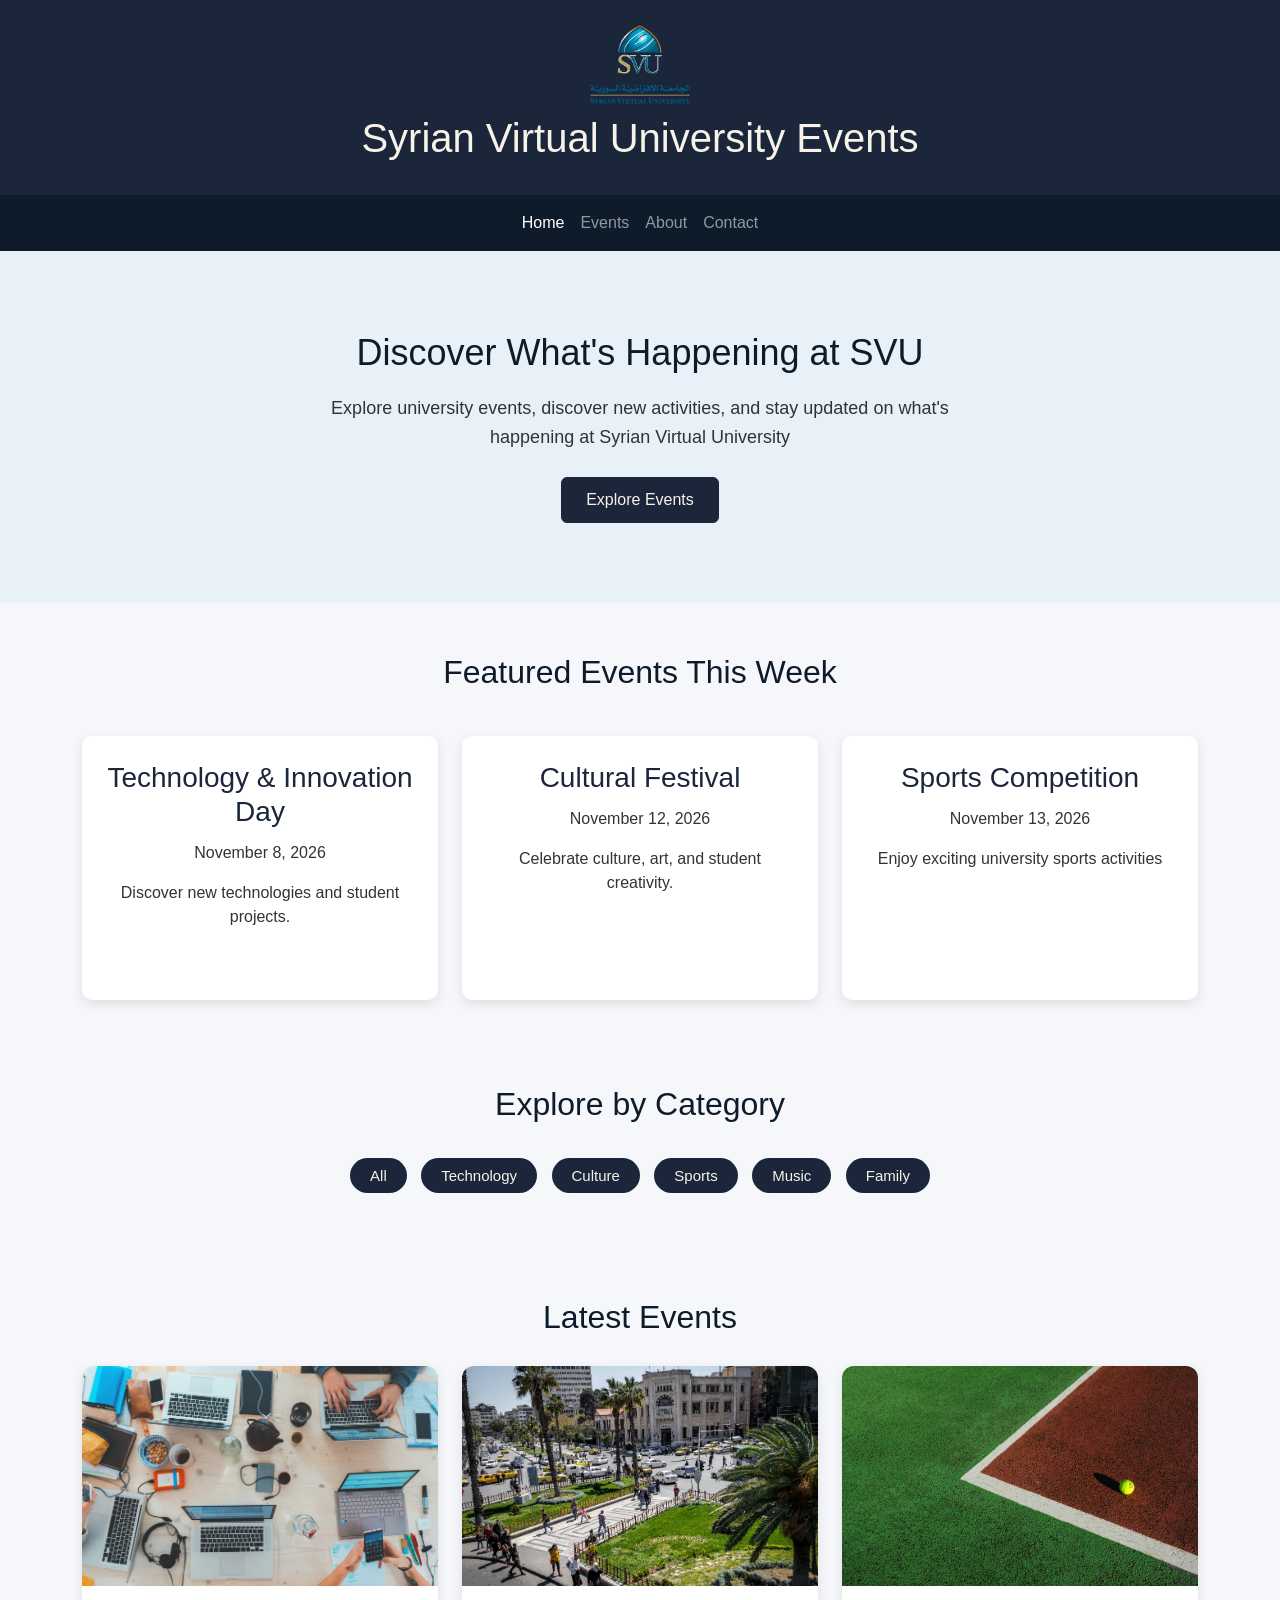
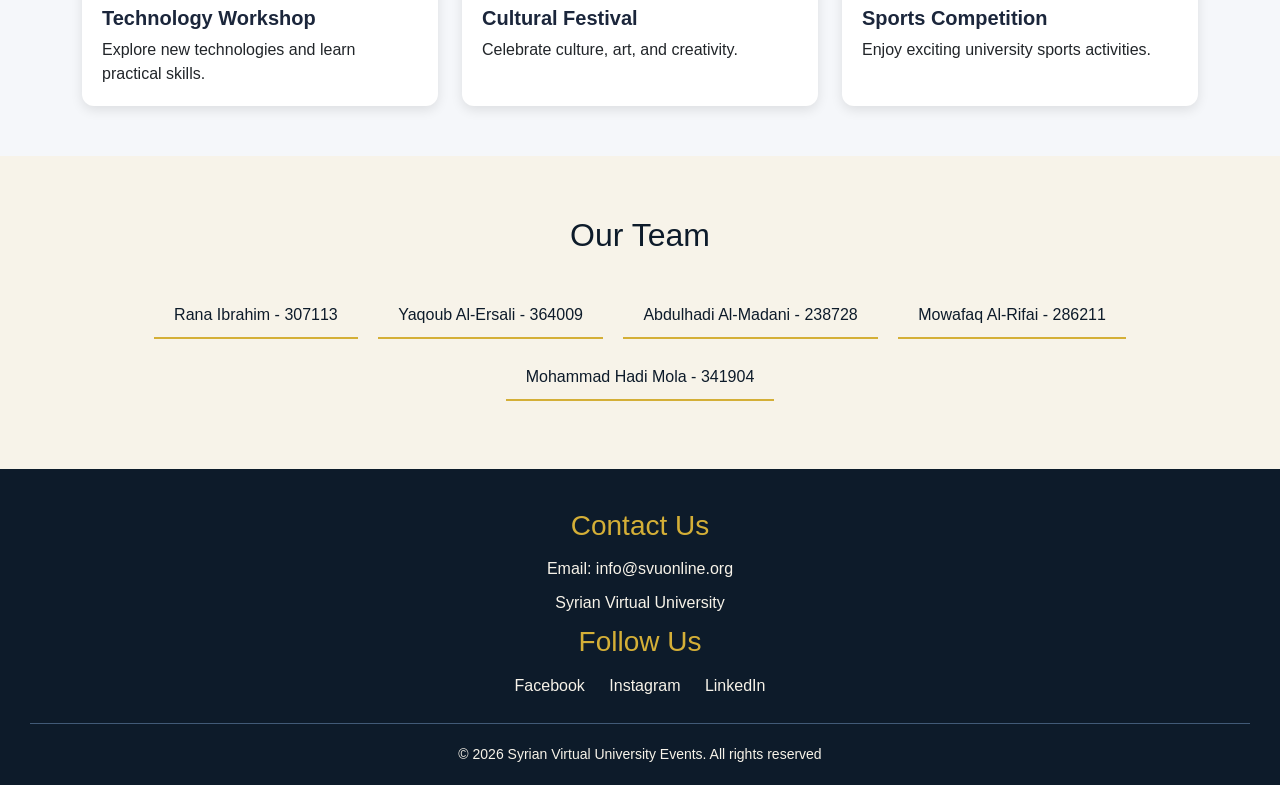
<file: index.html>
<!DOCTYPE html>
<html lang="en">
    <head>
        <meta charset="utf-8">
        <meta name="viewport" content="width=device-width, initial-scale=1">
        <link href="https://cdn.jsdelivr.net/npm/bootstrap@5.3.8/dist/css/bootstrap.min.css" rel="stylesheet" integrity="sha384-sRIl4kxILFvY47J16cr9ZwB07vP4J8+LH7qKQnuqkuIAvNWLzeN8tE5YBujZqJLB" crossorigin="anonymous">
        <link rel="stylesheet" href="assets/css/styles.css">
        <title>University Events</title>
    </head>

    <body>
        <header>
            <img src="assets/img/svu-logo.png" alt="Syrian Virtual University Logo">
            <h1>Syrian Virtual University Events</h1>
        </header>

        <nav class="navbar navbar-expand-md" data-bs-theme="dark">
            <div class="container">
                <button class="navbar-toggler" type="button" data-bs-toggle="collapse" data-bs-target="#mainNav" aria-controls="mainNav" aria-expanded="false" aria-label="Toggle navigation">
                    <span class="navbar-toggler-icon"></span>
                </button>
                <div class="collapse navbar-collapse" id="mainNav">
                    <ul class="navbar-nav">
                        <li class="nav-item"><a class="nav-link active" aria-current="page" href="index.html">Home</a></li>
                        <li class="nav-item"><a class="nav-link" href="events.html">Events</a></li>
                        <li class="nav-item"><a class="nav-link" href="about.html">About</a></li>
                        <li class="nav-item"><a class="nav-link" href="contact.html">Contact</a></li>
                    </ul>
                </div>
            </div>
        </nav>

        <main>
            <section class="hero">
                <h2>Discover What's Happening at SVU</h2>
                <p>Explore university events, discover new activities,
                     and stay updated on what's happening at Syrian Virtual University 
                </p>
                <a href="events.html" class="btn btn-primary">Explore Events</a>
            </section>

            <section class="featured-events">
                <h2>Featured Events This Week</h2>

                <div class="container">
                    <div class="row g-4">
                        <div class="col-md-4">
                            <article>
                                <h3>Technology & Innovation Day</h3>
                                <p>November 8, 2026</p>
                                <p>Discover new technologies and student projects.</p>
                            </article>
                        </div>

                        <div class="col-md-4">
                            <article>
                                <h3>Cultural Festival</h3>
                                <p>November 12, 2026</p>
                                <p>Celebrate culture, art, and student creativity.</p>
                            </article>
                        </div>

                        <div class="col-md-4">
                           <article>
                                <h3>Sports Competition</h3>
                                <p>November 13, 2026</p>
                                <p>Enjoy exciting university sports activities</p>
                            </article>
                
                        </div>
                    </div>
                </div>

          
            </section>

            <section class="categories">
                <h2>Explore by Category</h2>
                <span class="badge category-badge" data-filter="all">All</span>
                <span class="badge category-badge" data-filter="technology">Technology</span>
                <span class="badge category-badge" data-filter="culture">Culture</span>
                <span class="badge category-badge" data-filter="sports">Sports</span>
                <span class="badge category-badge" data-filter="music">Music</span>
                <span class="badge category-badge" data-filter="family">Family</span>
            </section>

            <section class="latest-events">
                <h2>Latest Events</h2>
                
                <div class="container">
                    <div class="row gy-4 gx-4">

                        <div class="col-md-4" data-category="technology">
                            <div class="card">
                                <img src="assets/img/event1.jpg" class="card-img-top" alt="Technology event">
                                <div class="card-body">
                                    <h5 class="card-title">Technology Workshop</h5>
                                    <p class="card-text">Explore new technologies and learn practical skills.</p>
                                </div>
                            </div>
                        </div>

                        <div class="col-md-4" data-category="culture">
                            <div class="card">
                                <img src="assets/img/event2.jpg" class="card-img-top" alt="Cultural festival">
                                <div class="card-body">
                                    <h5 class="card-title">Cultural Festival</h5>
                                    <p class="card-text">Celebrate culture, art, and creativity.</p>
                                </div>
                            </div>
                        </div>

                        <div class="col-md-4" data-category="sports">
                            <div class="card">
                                <img src="assets/img/event3.jpg" class="card-img-top" alt="Sports event">
                                <div class="card-body">
                                    <h5 class="card-title">Sports Competition</h5>
                                    <p class="card-text">Enjoy exciting university sports activities.</p>
                                </div>
                            </div>
                        </div>
                    </div>
                </div>
             </div>
           </div>
            </section>
        </main>


        <section class="team">
            <h2>Our Team</h2>
            <p>Rana Ibrahim - 307113</p>
            <p>Yaqoub Al-Ersali - 364009</p>
            <p>Abdulhadi Al-Madani - 238728</p>
            <p>Mowafaq Al-Rifai - 286211</p>
            <p>Mohammad Hadi Mola - 341904</p>
        </section>

        <footer>
            <div>
                <h3>Contact Us</h3>
                <p>Email: info@svuonline.org</p>
                <p>Syrian Virtual University</p>
            </div>

            <div>
                <h3>Follow Us</h3>
                <a href="#">Facebook</a>
                <a href="#">Instagram</a>
                <a href="#">LinkedIn</a>
            </div>

            <p>&copy; 2026 Syrian Virtual University Events. All rights reserved</p>
            
        </footer>

        <script src="https://cdn.jsdelivr.net/npm/bootstrap@5.3.8/dist/js/bootstrap.bundle.min.js" integrity="sha384-FKyoEForCGlyvwx9Hj09JcYn3nv7wiPVlz7YYwJrWVcXK/BmnVDxM+D2scQbITxI" crossorigin="anonymous"></script>
        <script src="assets/js/main.js"></script>

    </body>

</html>
</file>
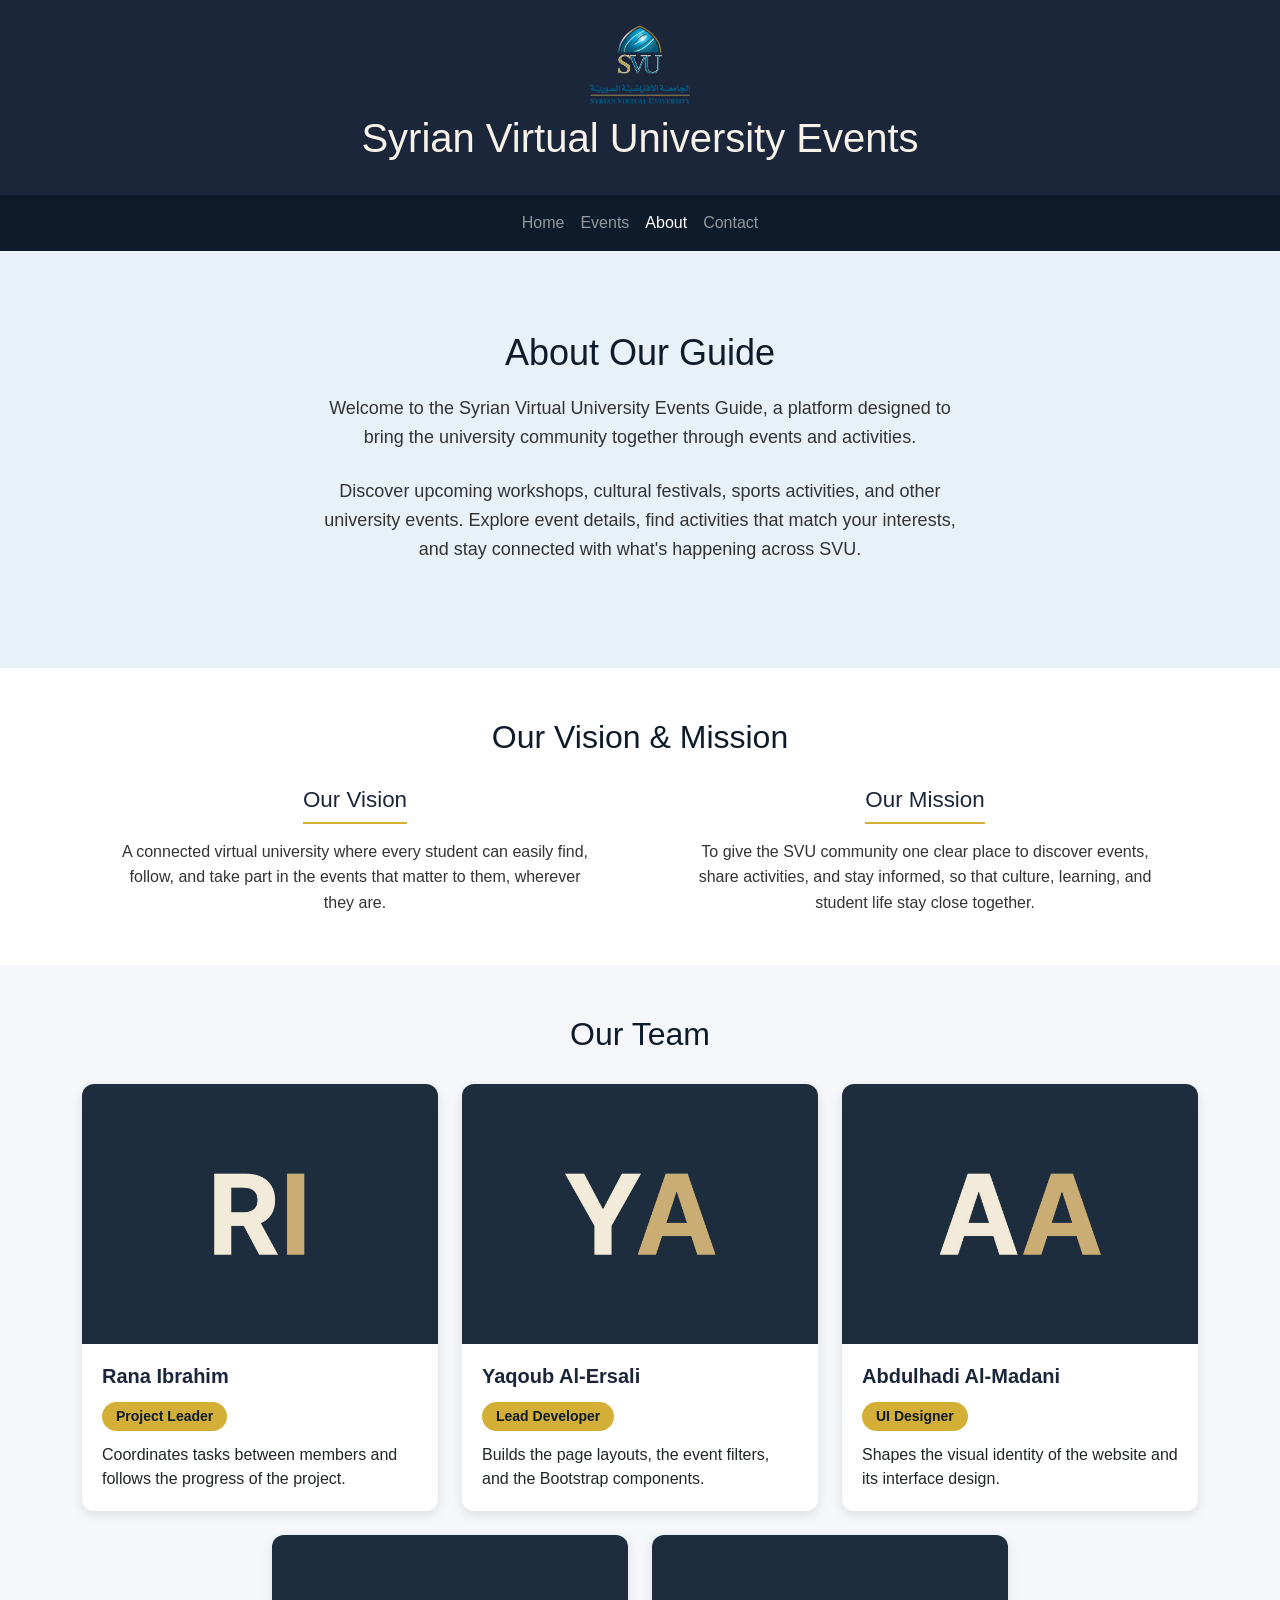
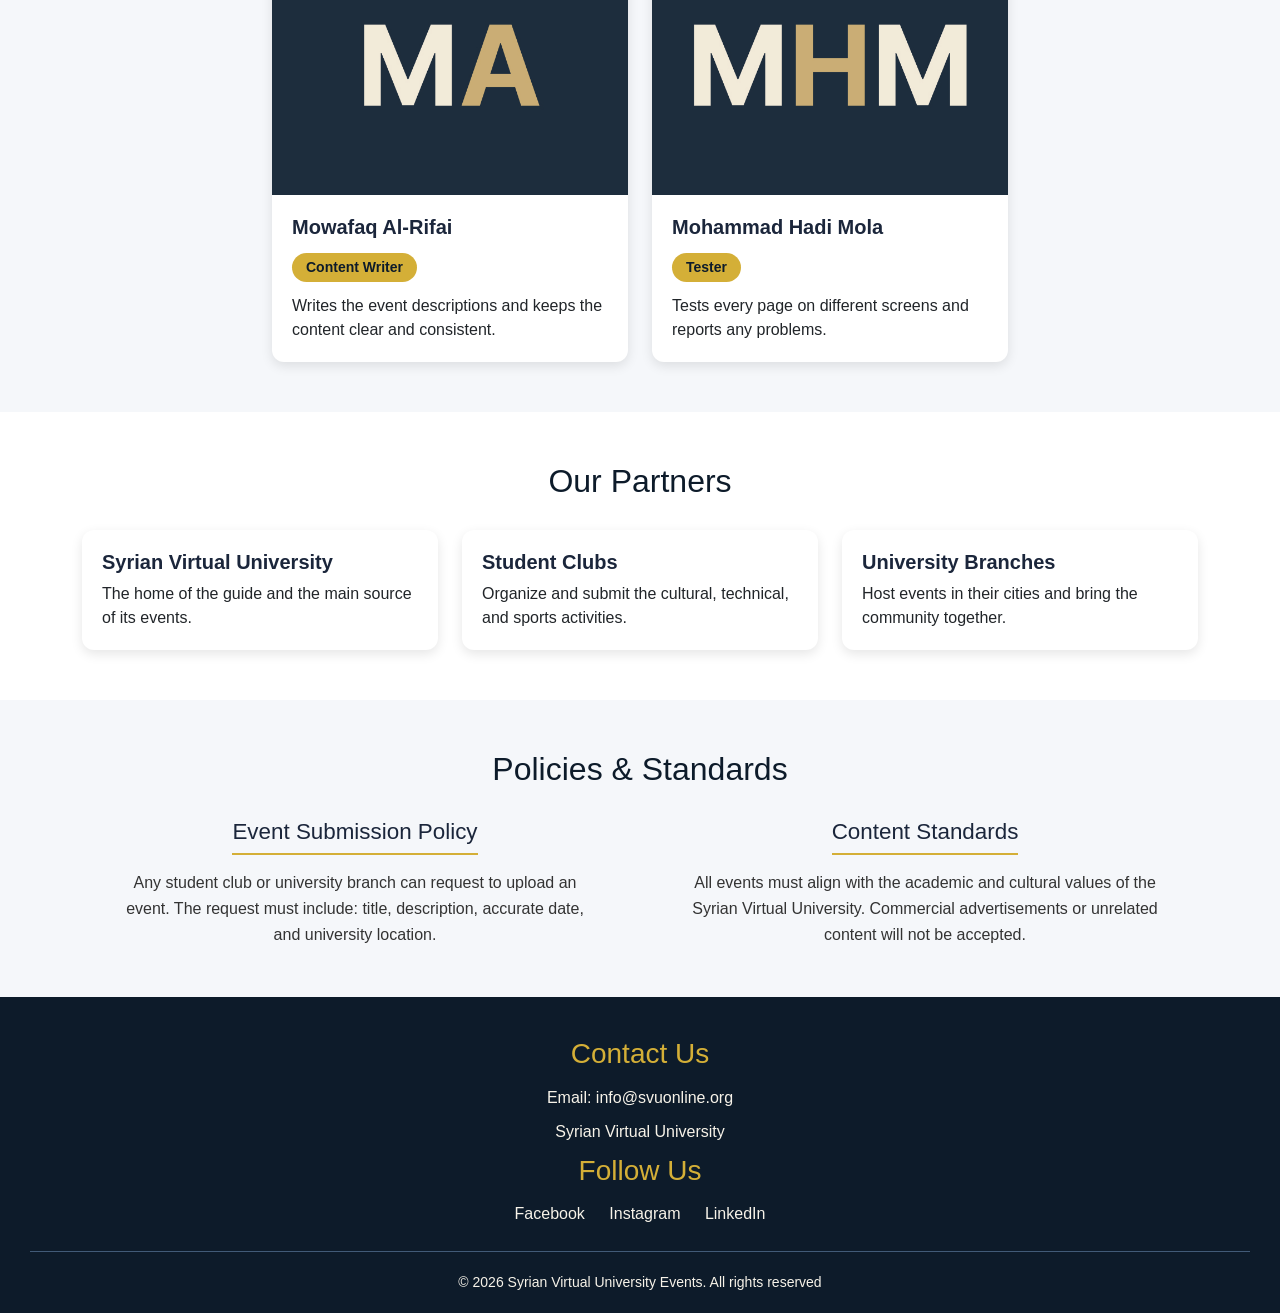
<file: about.html>
<!DOCTYPE html>
<html lang="en">
<head>
    <meta charset="UTF-8">
    <meta name="viewport" content="width=device-width, initial-scale=1.0">
    <title>About | SVU Events</title>
    <link href="https://cdn.jsdelivr.net/npm/bootstrap@5.3.8/dist/css/bootstrap.min.css" rel="stylesheet" integrity="sha384-sRIl4kxILFvY47J16cr9ZwB07vP4J8+LH7qKQnuqkuIAvNWLzeN8tE5YBujZqJLB" crossorigin="anonymous">
    <link rel="stylesheet" href="assets/css/styles.css">
</head>

<body>
    

    <header>
            <img src="assets/img/svu-logo.png" alt="Syrian Virtual University Logo">
            <h1>Syrian Virtual University Events</h1>
    </header>


    <nav class="navbar navbar-expand-md" data-bs-theme="dark">
        <div class="container">
            <button class="navbar-toggler" type="button" data-bs-toggle="collapse" data-bs-target="#mainNav" aria-controls="mainNav" aria-expanded="false" aria-label="Toggle navigation">
                <span class="navbar-toggler-icon"></span>
            </button>
            <div class="collapse navbar-collapse" id="mainNav">
                <ul class="navbar-nav">
                    <li class="nav-item"><a class="nav-link" href="index.html">Home</a></li>
                    <li class="nav-item"><a class="nav-link" href="events.html">Events</a></li>
                    <li class="nav-item"><a class="nav-link active" aria-current="page" href="about.html">About</a></li>
                    <li class="nav-item"><a class="nav-link" href="contact.html">Contact</a></li>
                </ul>
            </div>
        </div>
    </nav>

<main>

    <section class="hero">
        <h2>About Our Guide</h2>
        <p>Welcome to the Syrian Virtual University Events Guide, a platform designed to bring the university community together through events and activities.</p>
        <p>Discover upcoming workshops, cultural festivals, sports activities, and other university events. Explore event details, find activities that match your interests, and stay connected with what's happening across SVU.</p>
    </section>

        <section class="about-mission">
            <h2>Our Vision &amp; Mission</h2>
 
            <div class="container">
                <div class="row g-4">
                    <div class="col-md-6">
                        <h3>Our Vision</h3>
                        <p>A connected virtual university where every student can easily find, follow, and take part in the events that matter to them, wherever they are.</p>
                    </div>
 
                    <div class="col-md-6">
                        <h3>Our Mission</h3>
                        <p>To give the SVU community one clear place to discover events, share activities, and stay informed, so that culture, learning, and student life stay close together.</p>
                    </div>
                </div>
            </div>
        </section>
 
        <section class="about-team">
            <h2>Our Team</h2>
 
            <div class="container">
                <div class="row g-4">
 
                    <div class="col-lg-4 col-md-6">
                        <div class="card">
                            <div class="team-image">
                                <img src="assets/img/team1.jpg" class="team-photo" alt="Rana Ibrahim">
                            </div>
                            <div class="card-body">
                                <h3 class="card-title">Rana Ibrahim</h3>
                                <span class="role-badge">Project Leader</span>
                                <p class="card-text">Coordinates tasks between members and follows the progress of the project.</p>
                            </div>
                        </div>
                    </div>
 
                    <div class="col-lg-4 col-md-6">
                        <div class="card">
                            <div class="team-image">
                                <img src="assets/img/team2.jpg" class="team-photo" alt="Yaqoub Al-Ersali">
                            </div>
                            <div class="card-body">
                                <h3 class="card-title">Yaqoub Al-Ersali</h3>
                                <span class="role-badge">Lead Developer</span>
                                <p class="card-text">Builds the page layouts, the event filters, and the Bootstrap components.</p>
                            </div>
                        </div>
                    </div>
 
                    <div class="col-lg-4 col-md-6">
                        <div class="card">
                            <div class="team-image">
                                <img src="assets/img/team3.jpg" class="team-photo" alt="Abdulhadi Al-Madani">
                            </div>
                            <div class="card-body">
                                <h3 class="card-title">Abdulhadi Al-Madani</h3>
                                <span class="role-badge">UI Designer</span>
                                <p class="card-text">Shapes the visual identity of the website and its interface design.</p>
                            </div>
                        </div>
                    </div>
 
                    <div class="col-lg-4 col-md-6">
                        <div class="card">
                            <div class="team-image">
                                <img src="assets/img/team4.jpg" class="team-photo" alt="Mowafaq Al-Rifai">
                            </div>
                            <div class="card-body">
                                <h3 class="card-title">Mowafaq Al-Rifai</h3>
                                <span class="role-badge">Content Writer</span>
                                <p class="card-text">Writes the event descriptions and keeps the content clear and consistent.</p>
                            </div>
                        </div>
                    </div>
 
                    <div class="col-lg-4 col-md-6">
                        <div class="card">
                            <div class="team-image">
                                <img src="assets/img/team5.jpg" class="team-photo" alt="Mohammad Hadi Mola">
                            </div>
                            <div class="card-body">
                                <h3 class="card-title">Mohammad Hadi Mola</h3>
                                <span class="role-badge">Tester</span>
                                <p class="card-text">Tests every page on different screens and reports any problems.</p>
                            </div>
                        </div>
                    </div>
 
                </div>
            </div>
        </section>
 
        <section class="about-partners">
            <h2>Our Partners</h2>
 
            <div class="container">
                <div class="row g-4">
 
                    <div class="col-md-4">
                        <div class="card">
                            <div class="card-body">
                                <h3 class="card-title">Syrian Virtual University</h3>
                                <p class="card-text">The home of the guide and the main source of its events.</p>
                            </div>
                        </div>
                    </div>
 
                    <div class="col-md-4">
                        <div class="card">
                            <div class="card-body">
                                <h3 class="card-title">Student Clubs</h3>
                                <p class="card-text">Organize and submit the cultural, technical, and sports activities.</p>
                            </div>
                        </div>
                    </div>
 
                    <div class="col-md-4">
                        <div class="card">
                            <div class="card-body">
                                <h3 class="card-title">University Branches</h3>
                                <p class="card-text">Host events in their cities and bring the community together.</p>
                            </div>
                        </div>
                    </div>
 
                </div>
            </div>
        </section>
 
        <section class="about-policies">
            <h2>Policies &amp; Standards</h2>
 
            <div class="container">
                <div class="row g-4">
                    <div class="col-md-6">
                        <h3>Event Submission Policy</h3>
                        <p>Any student club or university branch can request to upload an event. The request must include: title, description, accurate date, and university location.</p>
                    </div>
 
                    <div class="col-md-6">
                        <h3>Content Standards</h3>
                        <p>All events must align with the academic and cultural values of the Syrian Virtual University. Commercial advertisements or unrelated content will not be accepted.</p>
                    </div>
                </div>
            </div>
        </section>

</main>


    <footer>
        <div>
            <h3>Contact Us</h3>
            <p>Email: info@svuonline.org</p>
            <p>Syrian Virtual University</p>
        </div>

        <div>
            <h3>Follow Us</h3>
            <a href="#">Facebook</a>
            <a href="#">Instagram</a>
            <a href="#">LinkedIn</a>
        </div>

        <p>&copy; 2026 Syrian Virtual University Events. All rights reserved</p>
        
    </footer>

    <script src="https://cdn.jsdelivr.net/npm/bootstrap@5.3.8/dist/js/bootstrap.bundle.min.js" integrity="sha384-FKyoEForCGlyvwx9Hj09JcYn3nv7wiPVlz7YYwJrWVcXK/BmnVDxM+D2scQbITxI" crossorigin="anonymous"></script>
    <script src="assets/js/main.js"></script>

</body>
</html>
</file>
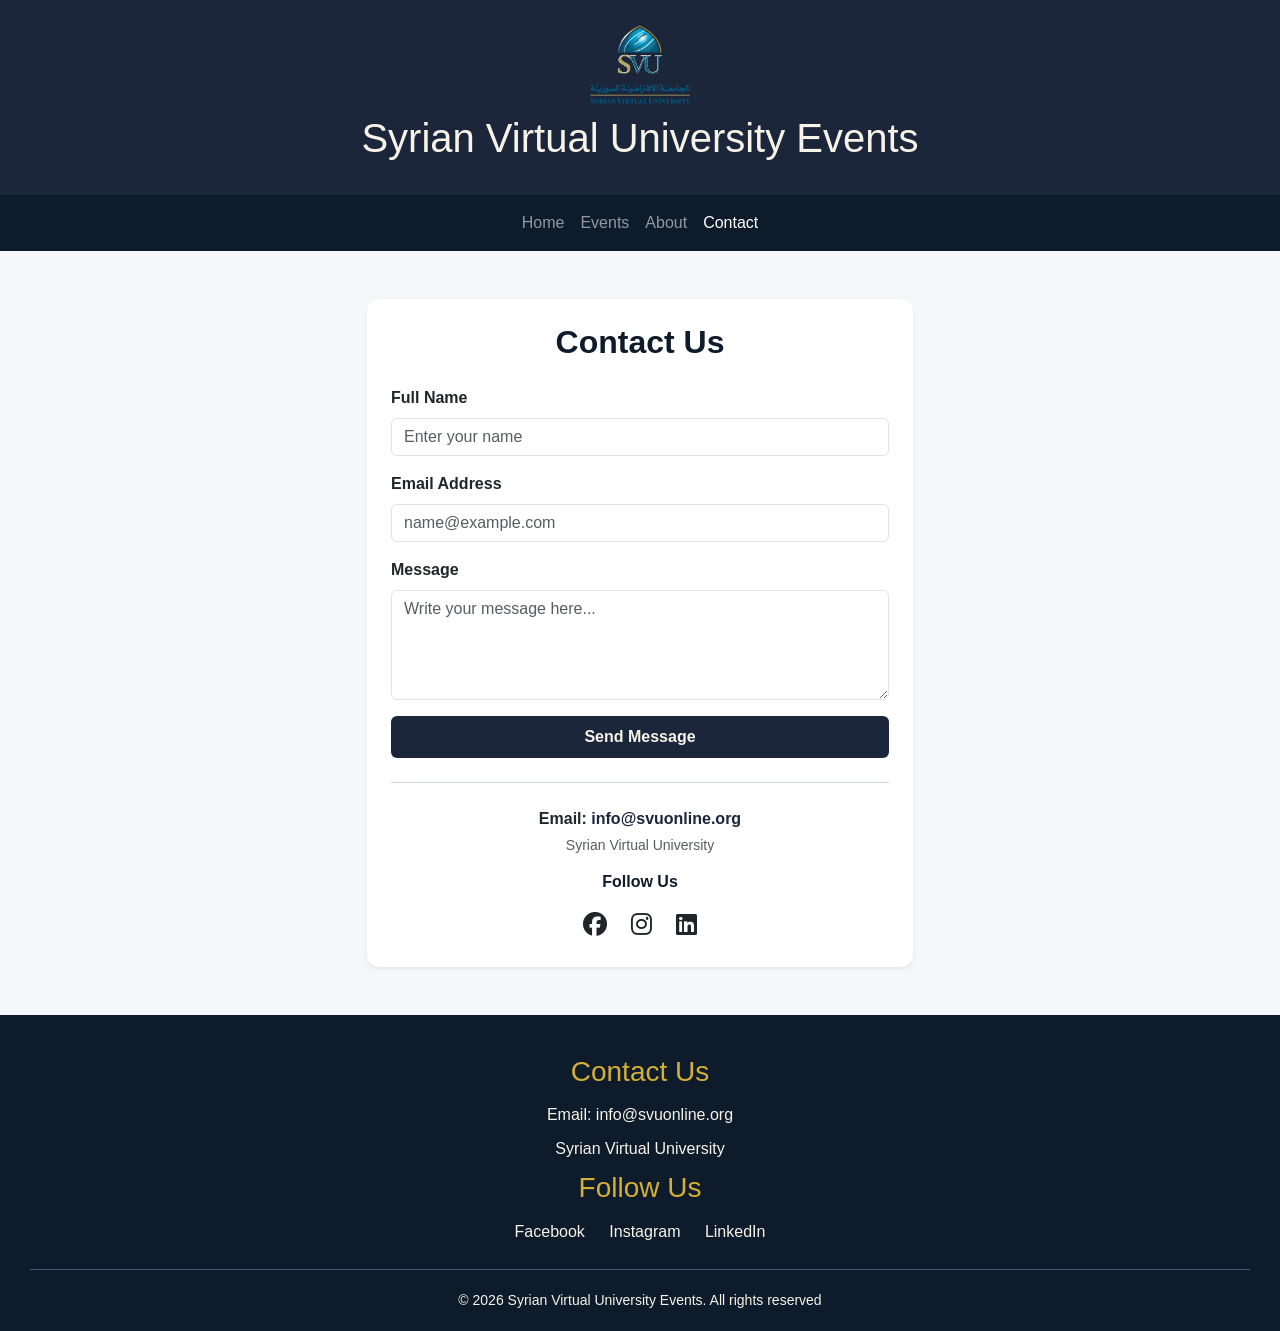
<file: contact.html>
<!DOCTYPE html>
<html lang="en" dir="ltr">
<head>
    <meta charset="UTF-8">
    <meta name="viewport" content="width=device-width, initial-scale=1.0">
    <title>Contact Us - Syrian Virtual University Events</title>
    
    <link href="https://cdn.jsdelivr.net/npm/bootstrap@5.3.2/dist/css/bootstrap.min.css" rel="stylesheet">
    
    <link rel="stylesheet" href="https://cdnjs.cloudflare.com/ajax/libs/font-awesome/6.4.0/css/all.min.css">
     
    <link rel="stylesheet" href="assets/css/styles.css">
</head>
<body class="d-flex flex-column min-vh-100">

    <header>
        <img src="assets/img/svu-logo.png" alt="SVU Logo">
        <h1>Syrian Virtual University Events</h1>
    </header>

    
    <nav class="navbar navbar-expand-md" data-bs-theme="dark">
        <div class="container">
            <button class="navbar-toggler" type="button" data-bs-toggle="collapse" data-bs-target="#mainNav" aria-controls="mainNav" aria-expanded="false" aria-label="Toggle navigation">
                <span class="navbar-toggler-icon"></span>
            </button>
            <div class="collapse navbar-collapse" id="mainNav">
                <ul class="navbar-nav">
                    <li class="nav-item"><a class="nav-link" href="index.html">Home</a></li>
                    <li class="nav-item"><a class="nav-link" href="events.html">Events</a></li>
                    <li class="nav-item"><a class="nav-link" href="about.html">About</a></li>
                    <li class="nav-item"><a class="nav-link active" aria-current="page" href="contact.html">Contact</a></li>
                </ul>
            </div>
        </div>
    </nav>
 

    
    <main class="container my-auto py-5 flex-grow-1">
        <div class="row justify-content-center">
            <div class="col-md-7 col-lg-6">
                
                <div class="card shadow-sm border-0 p-4">
                    <h2 class="text-center fw-bold mb-4" style="color: var(--navy-dark);">Contact Us</h2>
                    
                    
                    <div id="formAlert" class="alert d-none" role="alert"></div>

                    
                    <form id="contactForm" novalidate>
                        <div class="mb-3">
                            <label for="name" class="form-label fw-semibold">Full Name</label>
                            <input type="text" class="form-control" id="name" placeholder="Enter your name" required>
                        </div>

                        <div class="mb-3">
                            <label for="email" class="form-label fw-semibold">Email Address</label>
                            <input type="email" class="form-control" id="email" placeholder="name@example.com" required>
                        </div>

                        <div class="mb-3">
                            <label for="message" class="form-label fw-semibold">Message</label>
                            <textarea class="form-control" id="message" rows="4" placeholder="Write your message here..." required></textarea>
                        </div>

                        <button type="submit" class="btn w-100 py-2 fw-semibold" style="background-color: var(--navy); color: var(--ivory);">Send Message</button>
                    </form>

                    <hr class="my-4" style="border-color: var(--slate-blue);">

                    
                    <div class="text-center">
                        <p class="mb-1 fw-bold">Email: <a href="mailto:info@svuonline.org" class="text-decoration-none" style="color: var(--navy);">info@svuonline.org</a></p>
                        <p class="text-muted small mb-3">Syrian Virtual University</p>

                        <h6 class="fw-bold mb-3" style="color: var(--navy-dark);">Follow Us</h6>
                        <div class="d-flex justify-content-center gap-4 fs-4">
                            <a href="#" class="text-dark" title="Facebook"><i class="fab fa-facebook"></i></a>
                            <a href="#" class="text-dark" title="Instagram"><i class="fab fa-instagram"></i></a>
                            <a href="#" class="text-dark" title="LinkedIn"><i class="fab fa-linkedin"></i></a>
                        </div>
                    </div>

                </div>

            </div>
        </div>
    </main>

    
    <footer>
        <div>
            <h3>Contact Us</h3>
            <p>Email: info@svuonline.org</p>
            <p>Syrian Virtual University</p>
        </div>

        <div>
            <h3>Follow Us</h3>
            <a href="#">Facebook</a>
            <a href="#">Instagram</a>
            <a href="#">LinkedIn</a>
        </div>

        <p>&copy; 2026 Syrian Virtual University Events. All rights reserved</p>
        
    </footer>

    
    <script src="https://cdn.jsdelivr.net/npm/bootstrap@5.3.2/dist/js/bootstrap.bundle.min.js"></script>
    
    <script src="assets/js/main.js"></script>
</body>
</html>
</file>
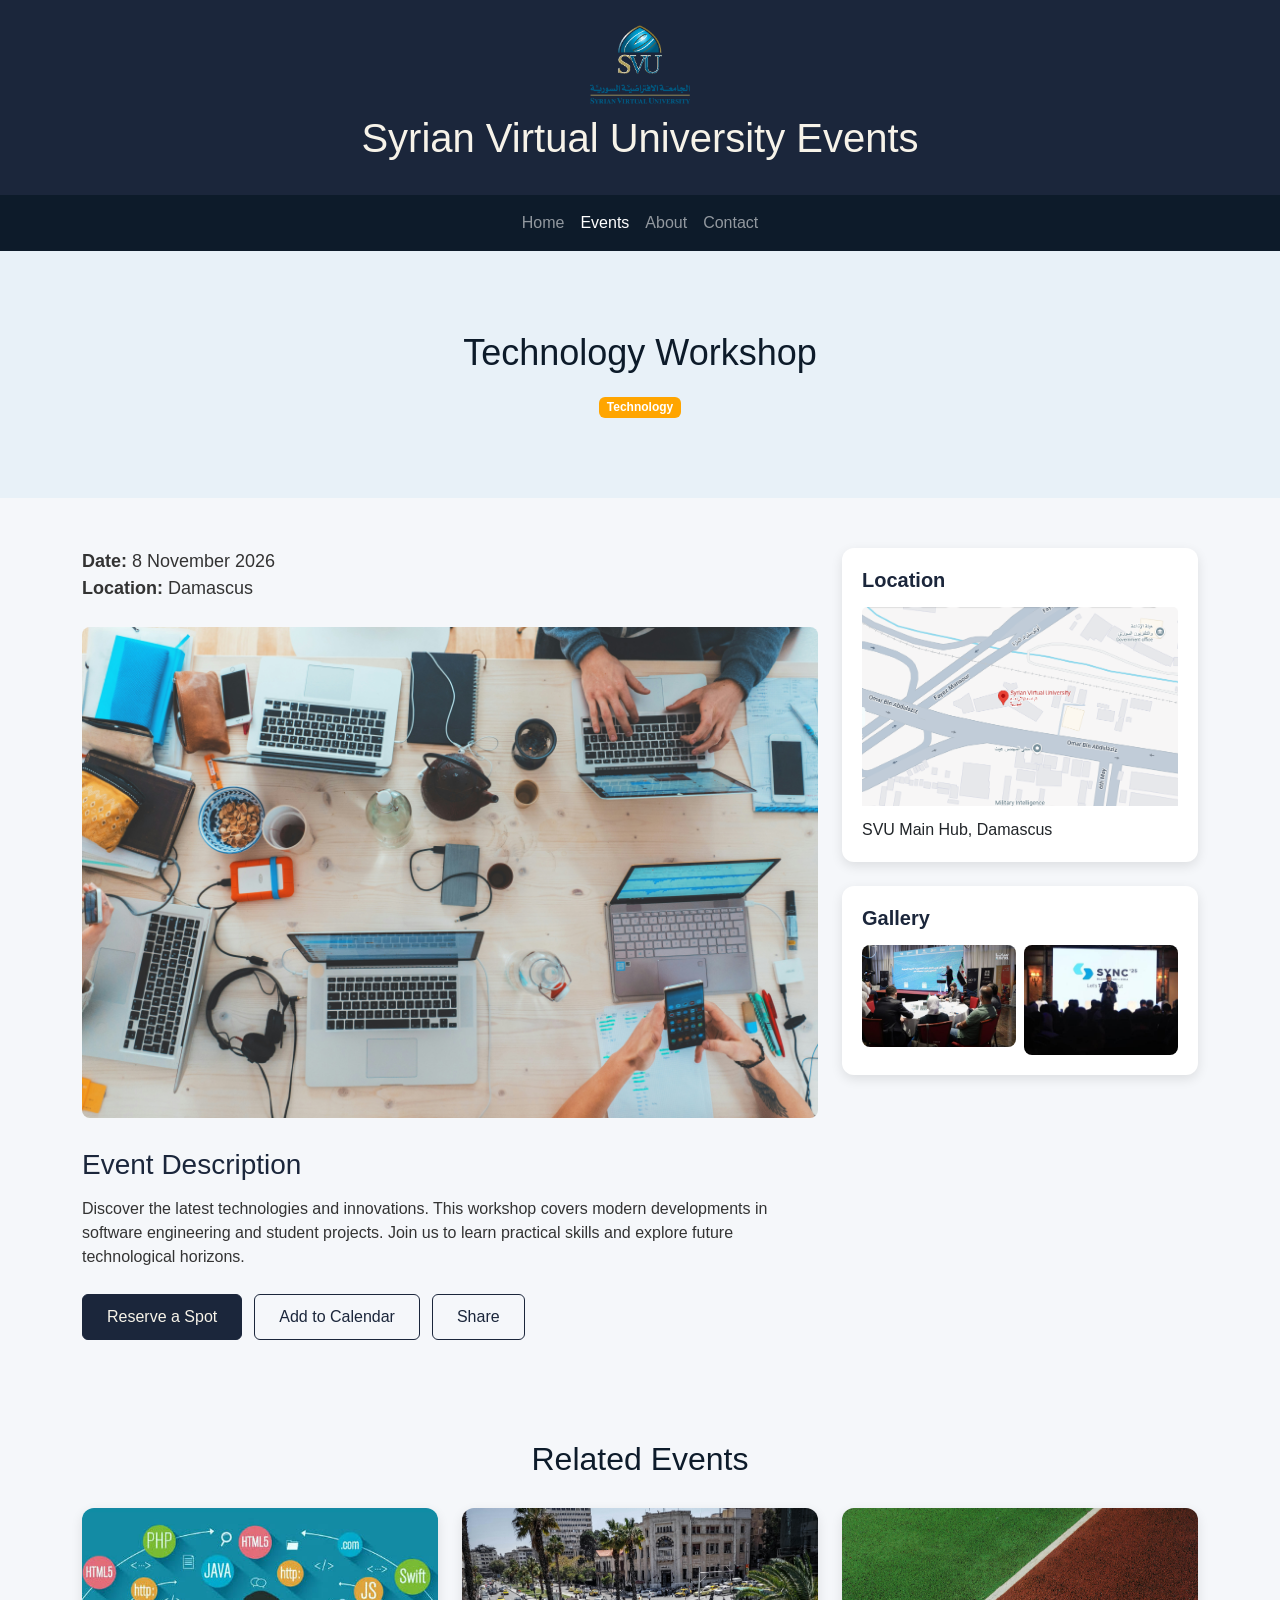
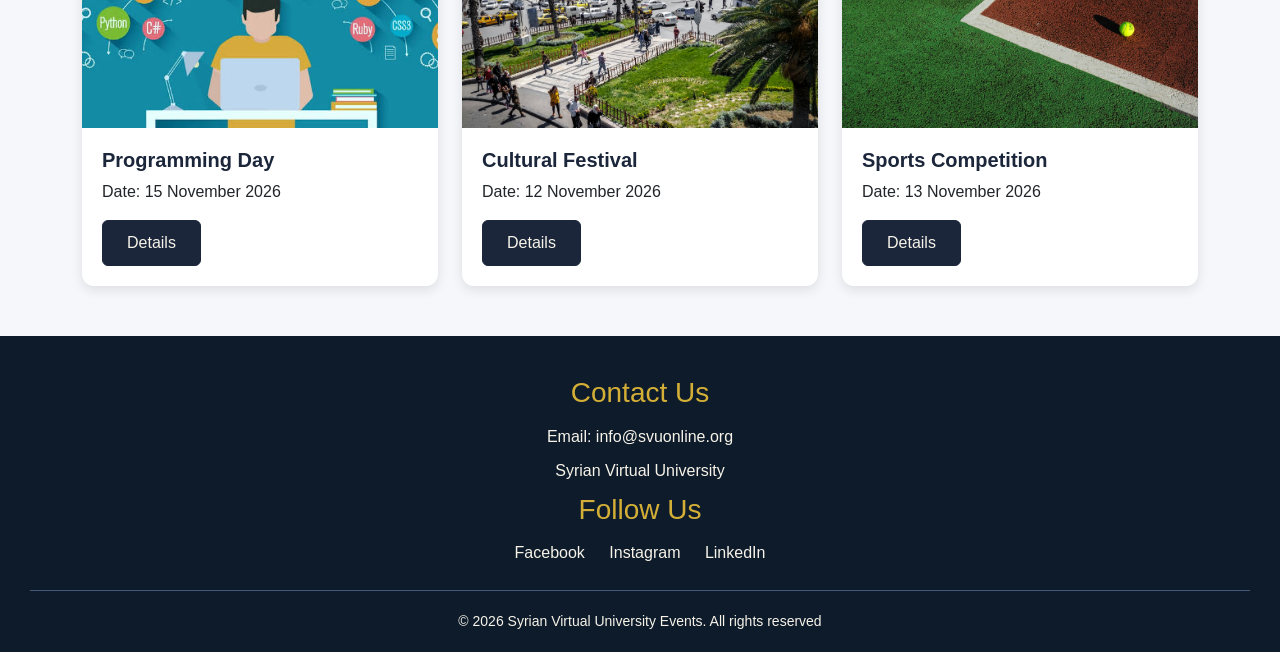
<file: event.html>
<!DOCTYPE html>
<html lang="en">
 
<head>
    <meta charset="UTF-8">
    <meta name="viewport" content="width=device-width, initial-scale=1.0">
    <title>Technology Workshop | SVU Events</title>
    <link href="https://cdn.jsdelivr.net/npm/bootstrap@5.3.8/dist/css/bootstrap.min.css" rel="stylesheet" integrity="sha384-sRIl4kxILFvY47J16cr9ZwB07vP4J8+LH7qKQnuqkuIAvNWLzeN8tE5YBujZqJLB" crossorigin="anonymous">
    <link rel="stylesheet" href="assets/css/styles.css">
</head>
 
<body>
 
    <header>
        <img src="assets/img/svu-logo.png" alt="Syrian Virtual University Logo">
        <h1>Syrian Virtual University Events</h1>
    </header>
 
    <nav class="navbar navbar-expand-md" data-bs-theme="dark">
        <div class="container">
            <button class="navbar-toggler" type="button" data-bs-toggle="collapse" data-bs-target="#mainNav" aria-controls="mainNav" aria-expanded="false" aria-label="Toggle navigation">
                <span class="navbar-toggler-icon"></span>
            </button>
            <div class="collapse navbar-collapse" id="mainNav">
                <ul class="navbar-nav">
                    <li class="nav-item"><a class="nav-link" href="index.html">Home</a></li>
                    <li class="nav-item"><a class="nav-link active" aria-current="page" href="events.html">Events</a></li>
                    <li class="nav-item"><a class="nav-link" href="about.html">About</a></li>
                    <li class="nav-item"><a class="nav-link" href="contact.html">Contact</a></li>
                </ul>
            </div>
        </div>
    </nav>
 
    <main>
 
        
        <section class="hero">
            <h2 id="event-title"></h2>
            <span id="event-badge" class="badge"></span>
        </section>

        
         <section class="event-details" id="event-details">
            <div class="container">
                <div class="row g-4">
 
                    <div class="col-lg-8">
                        <ul class="event-info">
                            <li><strong>Date:</strong> <span id="event-date"></span></li>
                            <li><strong>Location:</strong> <span id="event-location"></span></li>
                        </ul>
 
                        <img id="event-image" class="event-image" src="" alt="">
 
                        <h3>Event Description</h3>
                        <p id="event-description"></p>
 
                        <div class="event-actions">
                            <button type="button" class="btn btn-primary" data-bs-toggle="modal" data-bs-target="#reserveModal">Reserve a Spot</button>
                            <button type="button" id="calendar-btn" class="btn btn-outline-primary">Add to Calendar</button>
                            <button type="button" id="share-btn" class="btn btn-outline-primary">Share</button>
                        </div>
                    </div>
 
                    <div class="col-lg-4 event-sidebar">
                        <div class="card">
                            <div class="card-body">
                                <h3 class="card-title">Location</h3>
                                
                                <img id="event-map" class="card-img-top" src="" alt="">
                                <p id="event-venue" class="card-text"></p>
                            </div>
                        </div>
 
                        <div class="card" id="event-gallery-card">
                            <div class="card-body">
                                <h3 class="card-title">Gallery</h3>
                                <div class="row g-2 event-gallery" id="event-gallery"></div>
                            </div>
                        </div>
                    </div>
 
                </div>
            </div>
        </section>

        <section class="related-events" id="related-events">
            <h2>Related Events</h2>
 
            <div class="container">
                <div class="row g-4" id="related-events-list"></div>
            </div>
        </section>

    </main>

    <div class="modal fade" id="reserveModal" tabindex="-1" aria-labelledby="reserveModalTitle" aria-hidden="true">
        <div class="modal-dialog modal-dialog-centered">
            <div class="modal-content">
 
                <div class="modal-header">
                    <h3 class="modal-title" id="reserveModalTitle">Reserve a Spot</h3>
                    <button type="button" class="btn-close" data-bs-dismiss="modal" aria-label="Close"></button>
                </div>
 
                <div class="modal-body">
                    <p id="reserveEventInfo"></p>
 
                    <div id="reserveAlert" class="alert d-none" role="alert"></div>
 
                    <form id="reserveForm" novalidate>
                        <div class="reserve-field">
                            <label for="reserveName" class="form-label">Full Name</label>
                            <input type="text" class="form-control" id="reserveName" placeholder="Enter your name">
                        </div>
 
                        <div class="reserve-field">
                            <label for="reserveEmail" class="form-label">Email Address</label>
                            <input type="email" class="form-control" id="reserveEmail" placeholder="name@example.com">
                        </div>
                    </form>
                </div>
 
                <div class="modal-footer">
                    <button type="button" class="btn btn-outline-primary" data-bs-dismiss="modal">Close</button>
                    <button type="submit" form="reserveForm" class="btn btn-primary">Confirm Reservation</button>
                </div>
 
            </div>
        </div>
    </div>
 
 
    <footer>
        <div>
            <h3>Contact Us</h3>
            <p>Email: info@svuonline.org</p>
            <p>Syrian Virtual University</p>
        </div>
 
        <div>
            <h3>Follow Us</h3>
            <a href="#">Facebook</a>
            <a href="#">Instagram</a>
            <a href="#">LinkedIn</a>
        </div>
 
        <p>&copy; 2026 Syrian Virtual University Events. All rights reserved</p>
    </footer>
 
    <script src="https://cdn.jsdelivr.net/npm/bootstrap@5.3.8/dist/js/bootstrap.bundle.min.js" integrity="sha384-FKyoEForCGlyvwx9Hj09JcYn3nv7wiPVlz7YYwJrWVcXK/BmnVDxM+D2scQbITxI" crossorigin="anonymous"></script>
    <script src="assets/js/main.js"></script>
 
</body>
 
</html>
</file>
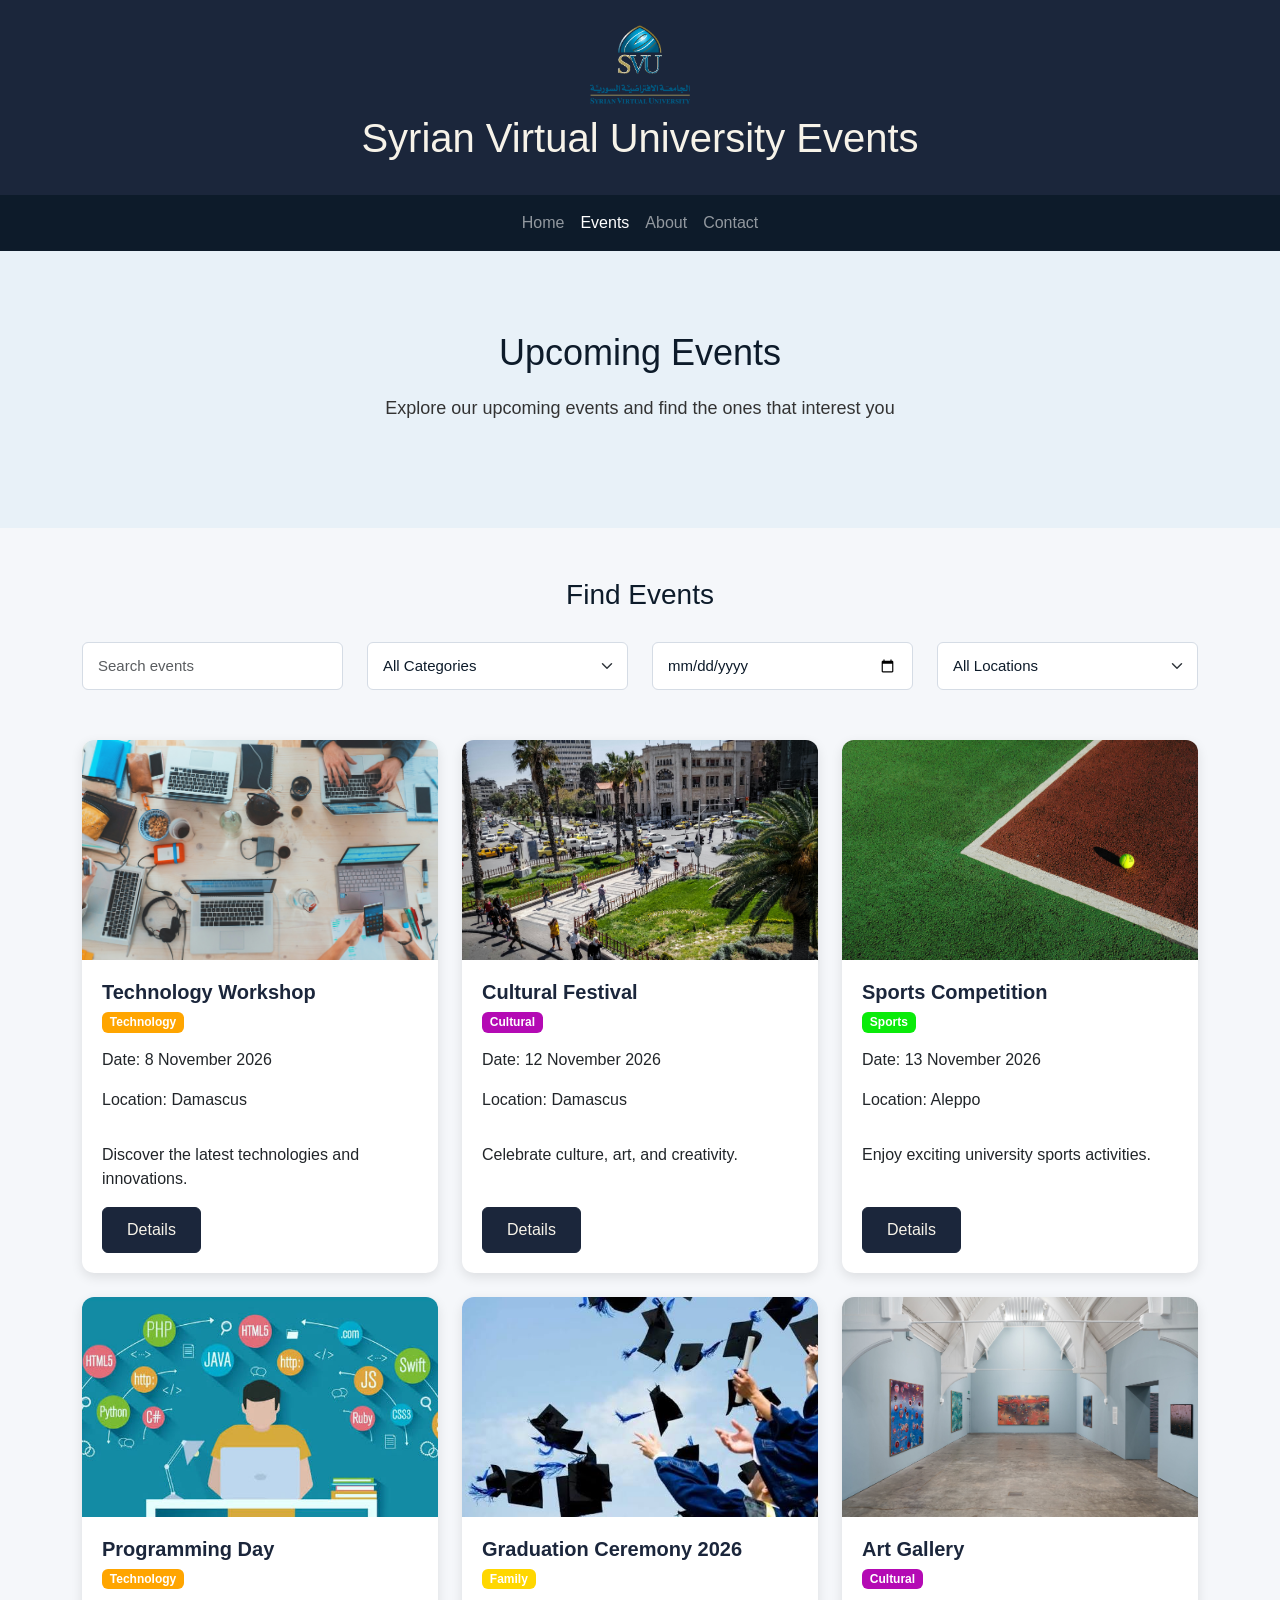
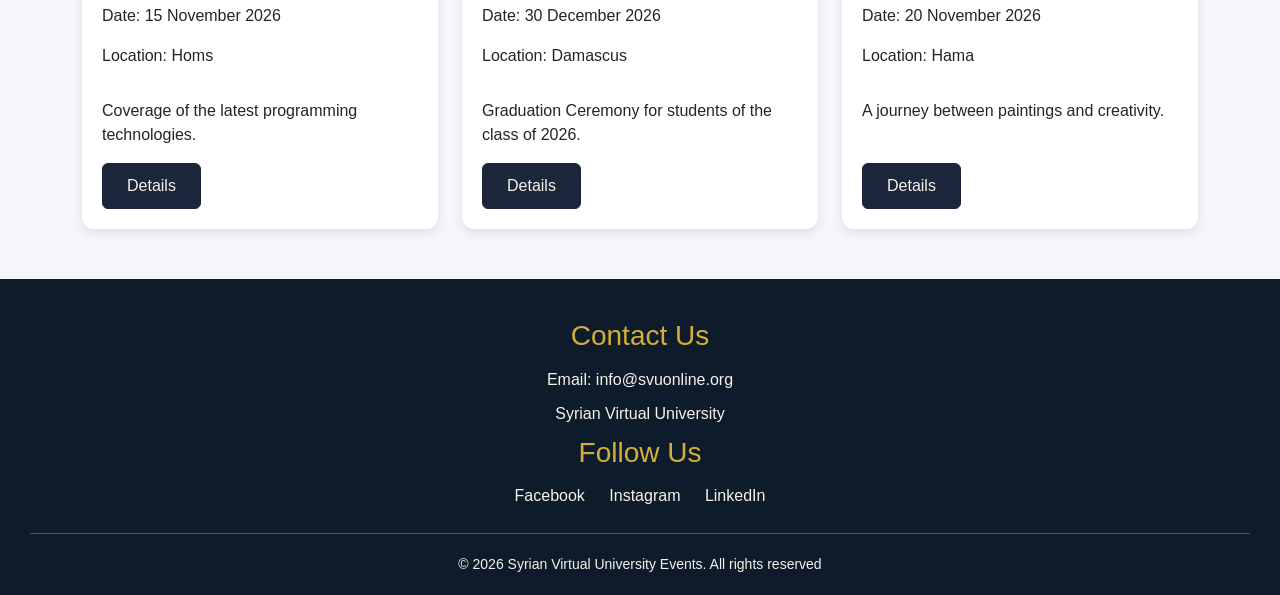
<file: events.html>
<!DOCTYPE html>
<html lang="en">

<head>
    <meta charset="UTF-8">
    <meta name="viewport" content="width=device-width, initial-scale=1.0">
    <title>Events | SVU Events</title>
    <link href="https://cdn.jsdelivr.net/npm/bootstrap@5.3.8/dist/css/bootstrap.min.css" rel="stylesheet" integrity="sha384-sRIl4kxILFvY47J16cr9ZwB07vP4J8+LH7qKQnuqkuIAvNWLzeN8tE5YBujZqJLB" crossorigin="anonymous">
    <link rel="stylesheet" href="assets/css/styles.css">
</head>

<body>

    <header>
        <img src="assets/img/svu-logo.png" alt="Syrian Virtual University Logo">
        <h1>Syrian Virtual University Events</h1>
    </header>

    <nav class="navbar navbar-expand-md" data-bs-theme="dark">
        <div class="container">
            <button class="navbar-toggler" type="button" data-bs-toggle="collapse" data-bs-target="#mainNav" aria-controls="mainNav" aria-expanded="false" aria-label="Toggle navigation">
                <span class="navbar-toggler-icon"></span>
            </button>
            <div class="collapse navbar-collapse" id="mainNav">
                <ul class="navbar-nav">
                    <li class="nav-item"><a class="nav-link" href="index.html">Home</a></li>
                    <li class="nav-item"><a class="nav-link active" aria-current="page" href="events.html">Events</a></li>
                    <li class="nav-item"><a class="nav-link" href="about.html">About</a></li>
                    <li class="nav-item"><a class="nav-link" href="contact.html">Contact</a></li>
                </ul>
            </div>
        </div>
    </nav>

    <main>

        
        <section class="hero">
            <h2>Upcoming Events</h2>
            <p>Explore our upcoming events and find the ones that interest you</p>
        </section>

        
        <section class="find-events">
            <h3>Find Events</h3>

            <div class="container">
                <div class="row">

                    <div class="col-md-3">
                        <input type="text" id="search-find-input" class="form-control" placeholder="Search events">
                    </div>

                    <div class="col-md-3">
                        <select id="category-filter" class="form-select">
                            <option value="">All Categories</option>
                            <option value="sports">Sports</option>
                            <option value="culture">Culture</option>
                            <option value="technology">Technology</option>
                            <option value="music">Music</option>
                            <option value="family">Family</option>
                        </select>
                    </div>

                    <div class="col-md-3">
                        <input type="date" id="date-filter" class="form-control">
                    </div>

                    <div class="col-md-3">
                        <select id="location-filter" class="form-select">
                            <option value="">All Locations</option>
                            <option value="damascus">Damascus</option>
                            <option value="rif-damascus">Rif-Damascus</option>
                            <option value="tartus">Tartus</option>
                            <option value="aleppo">Aleppo</option>
                            <option value="homs">Homs</option>
                            <option value="hama">Hama</option>
                            <option value="lattakia">Lattakia</option>
                        </select>
                    </div>

                </div>
            </div>
        </section>

        
        <section class="event-list">
            <div class="container">
                <div class="row g-4">

                    <div class="event-card col-md-4" data-category="technology" data-location="damascus" data-date="2026-11-08">
                        <div class="card">
                            <img src="assets/img/event1.jpg" class="card-img-top" alt="Technology workshop">
                            <div class="card-body">
                                <h3 class="card-title">Technology Workshop</h3>
                                <span class="badge technology">Technology</span>
                                <p class="card-text">Date: 8 November 2026</p>
                                <p class="card-text">Location: Damascus</p>
                                <p class="card-text event-desc">Discover the latest technologies and innovations.</p>
                                <a href="event.html?id=technology-workshop" class="btn btn-primary">Details</a>
                            </div>
                        </div>
                    </div>

                    <div class="event-card col-md-4" data-category="culture" data-location="damascus" data-date="2026-11-12">
                        <div class="card">
                            <img src="assets/img/event2.jpg" class="card-img-top" alt="Cultural festival">
                            <div class="card-body">
                                <h3 class="card-title">Cultural Festival</h3>
                                <span class="badge culture">Cultural</span>
                                <p class="card-text">Date: 12 November 2026</p>
                                <p class="card-text">Location: Damascus</p>
                                <p class="card-text event-desc">Celebrate culture, art, and creativity.</p>
                                <a href="event.html?id=cultural-festival" class="btn btn-primary">Details</a>                            
                            </div>
                        </div>
                    </div>

                    <div class="event-card col-md-4" data-category="sports" data-location="aleppo" data-date="2026-11-13">
                        <div class="card">
                            <img src="assets/img/event3.jpg" class="card-img-top" alt="Sports competition">
                            <div class="card-body">
                                <h3 class="card-title">Sports Competition</h3>
                                <span class="badge sports">Sports</span>
                                <p class="card-text">Date: 13 November 2026</p>
                                <p class="card-text">Location: Aleppo</p>
                                <p class="card-text event-desc">Enjoy exciting university sports activities.</p>
                                <a href="event.html?id=sports-competition" class="btn btn-primary">Details</a>
                            </div>
                        </div>
                    </div>

                    <div class="event-card col-md-4" data-category="technology" data-location="homs" data-date="2026-11-15">
                        <div class="card">
                            <img src="assets/img/event4.jpg" class="card-img-top" alt="Programming day">
                            <div class="card-body">
                                <h3 class="card-title">Programming Day</h3>
                                <span class="badge technology">Technology</span>
                                <p class="card-text">Date: 15 November 2026</p>
                                <p class="card-text">Location: Homs</p>
                                <p class="card-text event-desc">Coverage of the latest programming technologies.</p>
                                <a href="event.html?id=programming-day" class="btn btn-primary">Details</a>                            
                            </div>
                        </div>
                    </div>

                    <div class="event-card col-md-4" data-category="family" data-location="damascus" data-date="2026-12-30">
                        <div class="card">
                            <img src="assets/img/event5.jpg" class="card-img-top" alt="Graduation ceremony">
                            <div class="card-body">
                                <h3 class="card-title">Graduation Ceremony 2026</h3>
                                <span class="badge family">Family</span>
                                <p class="card-text">Date: 30 December 2026</p>
                                <p class="card-text">Location: Damascus</p>
                                <p class="card-text event-desc">Graduation Ceremony for students of the class of 2026.</p>
                                <a href="event.html?id=graduation-ceremony-2026" class="btn btn-primary">Details</a>                            
                            </div>
                        </div>
                    </div>

                    <div class="event-card col-md-4" data-category="culture" data-location="hama" data-date="2026-11-20">
                        <div class="card">
                            <img src="assets/img/event6.jpg" class="card-img-top" alt="Art gallery">
                            <div class="card-body">
                                <h3 class="card-title">Art Gallery</h3>
                                <span class="badge culture">Cultural</span>
                                <p class="card-text">Date: 20 November 2026</p>
                                <p class="card-text">Location: Hama</p>
                                <p class="card-text event-desc">A journey between paintings and creativity.</p>
                                <a href="event.html?id=art-gallery" class="btn btn-primary">Details</a>                            
                            </div>
                        </div>
                    </div>

                    <div id="empty-event" class="col-12 d-none">
                        <p>No Events Found.</p>
                    </div>

                </div>
            </div>
        </section>

    </main>

    <footer>
        <div>
            <h3>Contact Us</h3>
            <p>Email: info@svuonline.org</p>
            <p>Syrian Virtual University</p>
        </div>

        <div>
            <h3>Follow Us</h3>
            <a href="#">Facebook</a>
            <a href="#">Instagram</a>
            <a href="#">LinkedIn</a>
        </div>

        <p>&copy; 2026 Syrian Virtual University Events. All rights reserved</p>
    </footer>

    <script src="https://cdn.jsdelivr.net/npm/bootstrap@5.3.8/dist/js/bootstrap.bundle.min.js" integrity="sha384-FKyoEForCGlyvwx9Hj09JcYn3nv7wiPVlz7YYwJrWVcXK/BmnVDxM+D2scQbITxI" crossorigin="anonymous"></script>
    <script src="assets/js/main.js"></script>

</body>

</html>
</file>
<file: assets/css/styles.css>
:root {
    --navy-dark: #0D1B2A;
    --navy: #1B263B;
    --slate-blue: #415A77;
    --gold: #d4af37;
    --ivory: #F7F3E9;
    --sky: #e8f1f8;
    --page-bg: #f5f7fa;
    --border-light: #d5dce5;
    --shadow: 0 4px 12px rgba(0, 0, 0, 0.1);
}

body{
    font-family: Arial, sans-serif;
    margin:0;
    background-color: var(--page-bg);
    color: #333;
}
  

header{
    background-color: var(--navy);
    color:var(--ivory);
    text-align: center;
    padding: 25px;
}

header img{
    width: 100px;
    height: auto;
    margin-bottom: 10px;
}

nav{
    background-color: var(--navy-dark);
    padding: 15px;
}

nav div{
    display: flex;
    justify-content: center;
    gap: 30px;
}

nav a {
    color: var(--ivory);
    text-decoration: none;
    font-weight: bold;
}

nav a:hover{
    color: var(--gold);
}


footer {
    background-color: var(--navy-dark);
    color: var(--ivory);
    padding: 40px 30px 20px;
    text-align: center;
}

footer h3{
    color: var(--gold);
    margin-bottom: 15px;
}

footer p{
    margin-bottom: 10px;
}

footer a {
    color: var(--ivory);
    text-decoration: none;
    margin: 0 10px;
    transition: color 0.3s ease;
}

footer a:hover{
    color: var(--gold);
}

footer > p {
    border-top: 1px solid var(--slate-blue);
    padding-top: 20px;
    margin-top: 25px;
    margin-bottom: 0;
    font-size: 14px;
}


.hero{
    background-color: var(--sky);
    text-align: center;
    padding: 80px 20px;
}

.hero h2{
    font-size: 36px;
    color: var(--navy-dark);
    margin-bottom: 20px;
}

.hero p{
    font-size: 18px;
    max-width: 650px;
    margin: 0 auto 25px;
    line-height: 1.6;
}


 
.featured-events,
.categories,
.latest-events,
.find-events,
.related-events,
.about-mission,
.about-team,
.about-partners,
.about-policies {
    padding: 50px 30px;
    text-align: center;
}
 
.featured-events h2,
.categories h2,
.latest-events h2,
.find-events h3,
.related-events h2,
.team h2,
.about-mission h2,
.about-team h2,
.about-partners h2,
.about-policies h2 {
    color: var(--navy-dark);
    margin-bottom: 30px;
}
 

 
.card {
    border: none;
    border-radius: 12px;
    overflow: hidden;
    text-align: left;
    box-shadow: var(--shadow);
    transition: transform 0.3s ease;
}
 
.card:hover {
    transform: translateY(-5px);
}
 
.card-body {
    padding: 20px;
}
 
.card-title {
    color: var(--navy);
    font-size: 1.25rem;
    font-weight: bold;
}
 

.latest-events .card,
.event-card .card,
.related-events .card,
.about-team .card,
.about-partners .card {
    height: 100%;
}
 
.latest-events .card-img-top,
.event-card .card-img-top,
.related-events .card-img-top {
    width: 100%;
    height: 220px;
    object-fit: cover;
}
 

 
.btn {
    border-radius: 6px;
    padding: 10px 24px;
    font-weight: 500;
}
 
.btn-primary {
    --bs-btn-color: var(--ivory);
    --bs-btn-bg: var(--navy);
    --bs-btn-border-color: var(--navy);
    --bs-btn-hover-color: var(--ivory);
    --bs-btn-hover-bg: var(--slate-blue);
    --bs-btn-hover-border-color: var(--slate-blue);
    --bs-btn-active-color: var(--ivory);
    --bs-btn-active-bg: var(--slate-blue);
    --bs-btn-active-border-color: var(--slate-blue);
}

.btn-outline-primary {
    --bs-btn-color: var(--navy);
    --bs-btn-border-color: var(--navy);
    --bs-btn-hover-color: var(--ivory);
    --bs-btn-hover-bg: var(--navy);
    --bs-btn-hover-border-color: var(--navy);
    --bs-btn-active-color: var(--ivory);
    --bs-btn-active-bg: var(--navy);
    --bs-btn-active-border-color: var(--navy);
}
 

 
.sports { background-color: rgb(10, 235, 10); }
 
.culture { background-color: rgb(180, 10, 180); }
 
.technology { background-color: orange; }
 
.music { background-color: rgb(225, 10, 10); }
 
.family { background-color: gold; }
 

 
.featured-events article {
    background-color: white;
    padding: 25px;
    margin: 15px auto;
    max-width: 700px;
    border-radius: 10px;
    box-shadow: var(--shadow);
    height: 100%;
}
 
.featured-events article h3 {
    color: var(--navy);
    margin-bottom: 12px;
}
 

.category-badge {
    background-color: var(--navy);
    color: var(--ivory);
    font-size: 15px;
    font-weight: 500;
    padding: 10px 20px;
    margin: 5px;
    border-radius: 20px;
    cursor: pointer;
    transition: background-color 0.3s ease;
}
 
.category-badge:hover {
    background-color: var(--slate-blue);
    color: var(--ivory);
}
 
.category-badge.active {
    background-color: var(--gold);
    color: var(--navy-dark);
}
 
.team {
    padding: 60px 30px;
    text-align: center;
    background-color: var(--ivory);
}
 
.team p {
    display: inline-block;
    padding: 10px 20px;
    margin: 8px;
    border-bottom: 2px solid var(--gold);
    color: var(--navy-dark);
    font-weight: 500;
}
 
 
 
.find-events .row {
    row-gap: 15px;
}
 
.find-events input,
.find-events select {
    border: 1px solid var(--border-light);
    border-radius: 6px;
    padding: 12px 15px;
    color: var(--navy-dark);
    background-color: white;
    font-size: 15px;
}
 
.find-events input:focus,
.find-events select:focus {
    border-color: var(--slate-blue);
    box-shadow: 0 0 0 0.2rem rgba(65, 90, 119, 0.15);
    outline: none;
}

.event-list {
    padding: 0 30px 50px;
    text-align: center;
}

.event-card .card-body {
    display: flex;
    flex-direction: column;
}
 
.event-card .badge {
    width: fit-content;
    align-self: flex-start;
    margin-bottom: 15px;
}
 
.event-card .event-desc {
    margin-top: 15px;
}

.event-card .btn {
    margin-top: auto;
    align-self: flex-start;
}
 
 
 
.event-details {
    padding: 50px 30px;
}
 
.event-details .col-lg-8 h3 {
    color: var(--navy);
    margin: 30px 0 15px;
}
 
.event-info {
    list-style: none;
    padding: 0;
    margin-bottom: 25px;
    font-size: 18px;
}
 
.event-image,
.event-gallery img {
    width: 100%;
    border-radius: 8px;
}
 
.event-actions {
    display: flex;
    gap: 12px;
    margin-top: 25px;
}
 

.event-sidebar {
    display: flex;
    flex-direction: column;
    gap: 24px;
}
 
.event-sidebar .card-title {
    margin-bottom: 15px;
}
 
.event-sidebar .card-text {
    margin: 12px 0 0;
}
 
.about-mission,
.about-partners {
    background-color: white;
}
 

.about-mission h3,
.about-policies h3 {
    display: inline-block;
    color: var(--navy);
    font-size: 1.4rem;
    padding-bottom: 8px;
    margin-bottom: 15px;
    border-bottom: 2px solid var(--gold);
}
 
.about-mission p,
.about-policies p {
    max-width: 480px;
    margin: 0 auto;
    line-height: 1.6;
}
 

.about-team .row {
    justify-content: center;
}
 

.team-image {
    height: 260px;
    overflow: hidden;
    background-color: var(--ivory);
}
 
.team-photo {
    width: 100%;
    height: 100%;
    object-fit: cover;
}
 
.role-badge {
    display: inline-block;
    background-color: var(--gold);
    color: var(--navy-dark);
    font-size: 14px;
    font-weight: 600;
    padding: 4px 14px;
    margin: 6px 0 12px;
    border-radius: 20px;
}
 
 
 
@media (max-width: 576px) {
 

    nav div {
        flex-wrap: wrap;
        gap: 15px;
    }
 
    header h1 {
        font-size: 24px;
    }
 

    .hero {
        padding: 50px 15px;
    }
 
    .hero h2 {
        font-size: 26px;
    }
 
    .hero p {
        font-size: 16px;
    }
 

    .featured-events,
    .categories,
    .latest-events,
    .find-events,
    .related-events,
    .event-details,
    .about-mission,
    .about-team,
    .about-partners,
    .about-policies {
        padding: 35px 15px;
    }
 
    .event-list {
        padding: 0 15px 35px;
    }
 
    .latest-events .card-img-top,
    .event-card .card-img-top,
    .related-events .card-img-top {
        height: 200px;
    }
 
    .team-image {
        height: 220px;
    }
}
</file>
